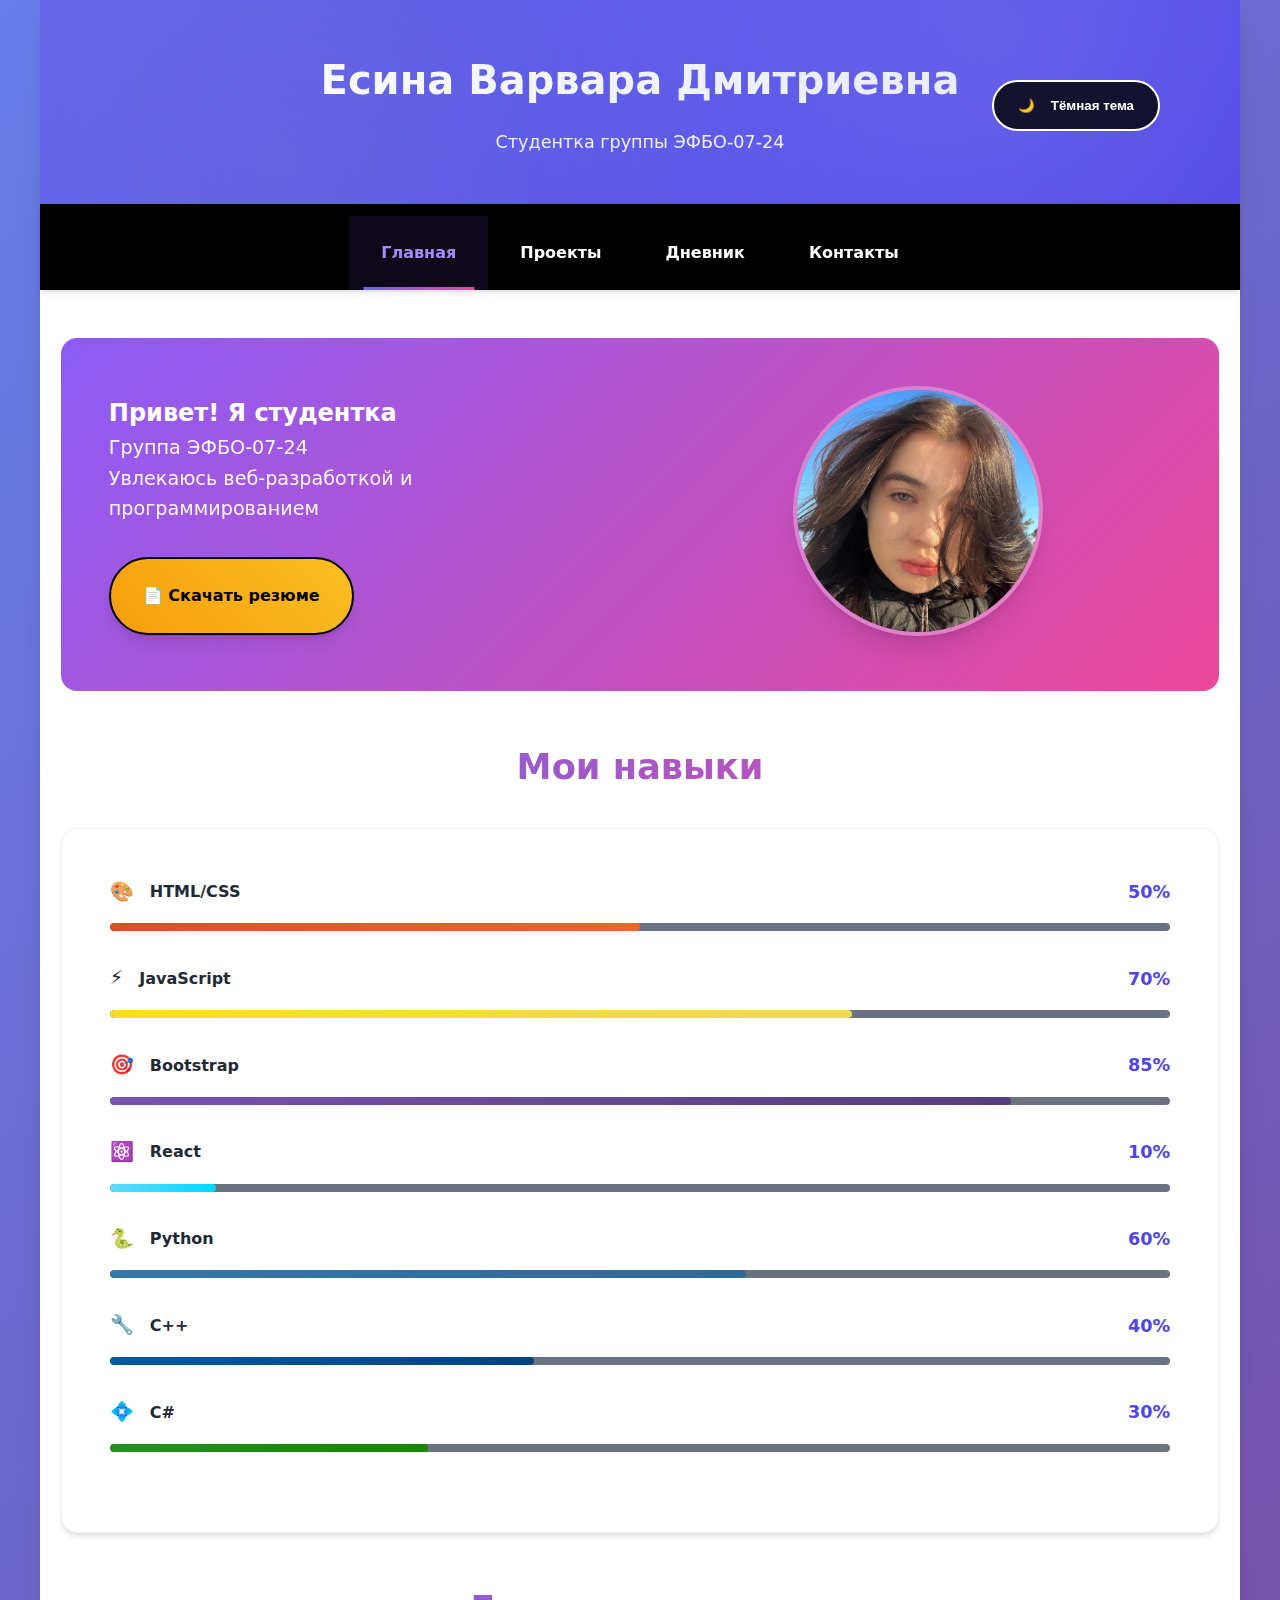
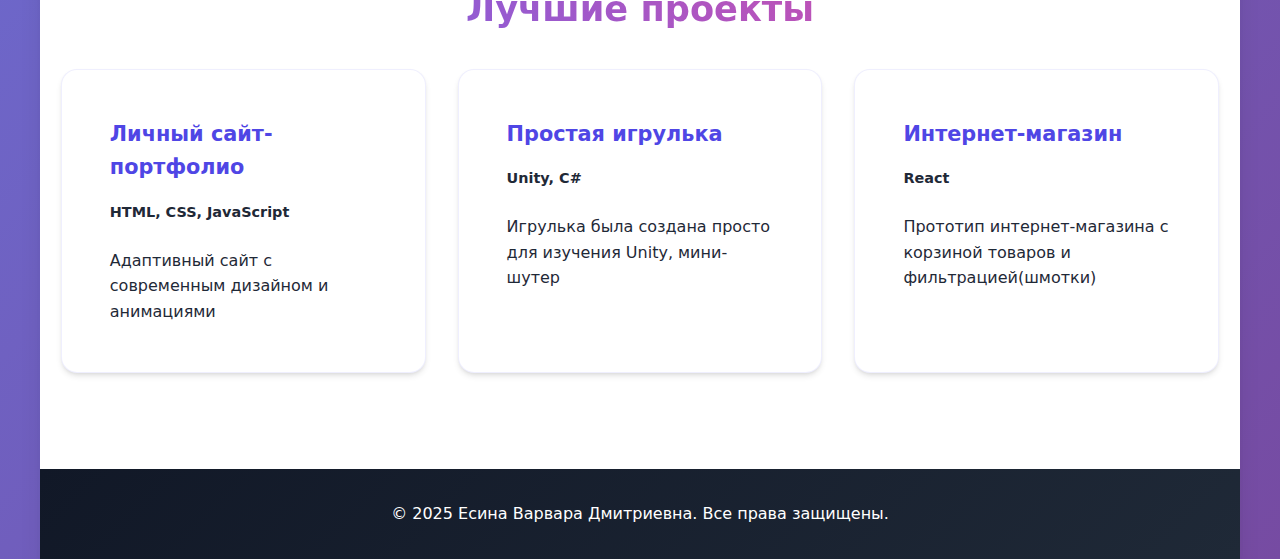
<file: index.html>
<!DOCTYPE html>
<html lang="ru">
<head>
    <meta charset="UTF-8">
    <meta name="viewport" content="width=device-width, initial-scale=1, viewport-fit=cover">
    <title>Портфолио - Есина Варвара</title>
    <link rel="stylesheet" href="styles/styles.css">
</head>
<body data-theme="light">
    <a class="skip-link" href="#main">Перейти к основному содержимому</a>
    
<div class="page">

    <header class="header">
        <div class="header__content">
            <h1 class="header__title">Есина Варвара Дмитриевна</h1>
            <p class="header__subtitle">Студентка группы ЭФБО-07-24</p>
            <button class="theme-toggle" id="themeToggle">
                <span class="theme-toggle-icon">🌙</span>
                <span class="theme-toggle-text">Тёмная тема</span>
            </button>
        </div>
    </header>

    <nav class="nav" aria-label="Основная навигация">
        <ul class="nav__list">
            <li class="nav__item nav__item--active">
                <a class="nav__link" href="index.html">Главная</a>
            </li>
            <li class="nav__item">
                <a class="nav__link" href="pages/projects.html">Проекты</a>
            </li>
            <li class="nav__item">
                <a class="nav__link" href="pages/diary.html">Дневник</a>
            </li>
            <li class="nav__item">
                <a class="nav__link" href="pages/contacts.html">Контакты</a>
            </li>
        </ul>
    </nav>

    <main class="main" id="main">

        <section class="hero">
            <div class="hero__content">
                <div class="hero__text">
                    <h2 class="hero__title">Привет! Я студентка</h2>
                    <p class="hero__subtitle">Группа ЭФБО-07-24<br>Увлекаюсь веб-разработкой и программированием</p>
                    <a href="#" class="download-button" id="downloadResume">
                        📄 Скачать резюме
                    </a>
                </div>
                <div class="hero__image">
                    <img src="image/photo.jpg" 
                         alt="Фото Варвары Есиной" 
                         class="hero__photo"
                         width="250" 
                         height="250"
                         loading="eager"
                         onerror="this.src='https://via.placeholder.com/250x250/9370DB/ffffff?text=Варвара+Есина'">
                </div>
            </div>
        </section>

        <section class="skills">
            <h2 class="skills__title">Мои навыки</h2>
            <div class="skills__container">

                <div class="skill-item skill-html">
                    <div class="skill-header">
                        <span class="skill-name">
                            <span class="skill-icon">🎨</span>
                            HTML/CSS
                        </span>
                        <span class="skill-percent">50%</span>
                    </div>
                    <div class="skill-bar">
                        <div class="skill-progress" style="width: 50%"></div>
                    </div>
                </div>

                <div class="skill-item skill-js">
                    <div class="skill-header">
                        <span class="skill-name">
                            <span class="skill-icon">⚡</span>
                            JavaScript
                        </span>
                        <span class="skill-percent">70%</span>
                    </div>
                    <div class="skill-bar">
                        <div class="skill-progress" style="width: 70%"></div>
                    </div>
                </div>
  
                <div class="skill-item skill-bootstrap">
                    <div class="skill-header">
                        <span class="skill-name">
                            <span class="skill-icon">🎯</span>
                            Bootstrap
                        </span>
                        <span class="skill-percent">85%</span>
                    </div>
                    <div class="skill-bar">
                        <div class="skill-progress" style="width: 85%"></div>
                    </div>
                </div>
    
                <div class="skill-item skill-react">
                    <div class="skill-header">
                        <span class="skill-name">
                            <span class="skill-icon">⚛️</span>
                            React
                        </span>
                        <span class="skill-percent">10%</span>
                    </div>
                    <div class="skill-bar">
                        <div class="skill-progress" style="width: 10%"></div>
                    </div>
                </div>
    
                <div class="skill-item skill-python">
                    <div class="skill-header">
                        <span class="skill-name">
                            <span class="skill-icon">🐍</span>
                            Python
                        </span>
                        <span class="skill-percent">60%</span>
                    </div>
                    <div class="skill-bar">
                        <div class="skill-progress" style="width: 60%"></div>
                    </div>
                </div>
           
                <div class="skill-item skill-cpp">
                    <div class="skill-header">
                        <span class="skill-name">
                            <span class="skill-icon">🔧</span>
                            C++
                        </span>
                        <span class="skill-percent">40%</span>
                    </div>
                    <div class="skill-bar">
                        <div class="skill-progress" style="width: 40%"></div>
                    </div>
                </div>

                <div class="skill-item skill-csharp">
                    <div class="skill-header">
                        <span class="skill-name">
                            <span class="skill-icon">💠</span>
                            C#
                        </span>
                        <span class="skill-percent">30%</span>
                    </div>
                    <div class="skill-bar">
                        <div class="skill-progress" style="width: 30%"></div>
                    </div>
                </div>
            </div>
        </section>

        <section class="projects">
            <h2 class="projects__title">Лучшие проекты</h2>
            <div class="projects__grid">
                <div class="project-card" onclick="location.href='pages/projects.html'">
                    <h3 class="project-card__title">Личный сайт-портфолио</h3>
                    <p class="project-card__tech">HTML, CSS, JavaScript</p>
                    <p>Адаптивный сайт с современным дизайном и анимациями</p>
                </div>
                
                <div class="project-card" onclick="location.href='pages/projects.html'">
                    <h3 class="project-card__title">Простая игрулька</h3>
                    <p class="project-card__tech">Unity, C#</p>
                    <p>Игрулька была создана просто для изучения Unity, мини-шутер</p>
                </div> 
                
               <div class="project-card" onclick="location.href='pages/projects.html'">
                    <h3 class="project-card__title">Интернет-магазин</h3>
                    <p class="project-card__tech">React</p>
                    <p>Прототип интернет-магазина с корзиной товаров и фильтрацией(шмотки)</p>
                </div>
            </div>
        </section>

    </main>

    <footer class="footer">
        <div class="footer__content">
            &copy; 2025 Есина Варвара Дмитриевна. Все права защищены.
        </div>
    </footer>
</div>

<script>
document.addEventListener('DOMContentLoaded', function() {
    const downloadBtn = document.getElementById('downloadResume');
    
    if (downloadBtn) {
        downloadBtn.addEventListener('click', function(e) {
            e.preventDefault();
            
            const link = document.createElement('a');
            link.href = 'assets/resume.pdf';
            link.download = 'Резюме_Есина_Варвара.pdf';
            
            fetch(link.href)
                .then(response => {
                    if (response.ok) {
                        document.body.appendChild(link);
                        link.click();
                        document.body.removeChild(link);
                        alert('Резюме скачивается...');
                    } else {
                        alert('Файл резюме не найден. Пожалуйста, свяжитесь со мной для получения резюме.');
                    }
                })
                .catch(error => {
                    console.error('Ошибка:', error);
                    try {
                        document.body.appendChild(link);
                        link.click();
                        document.body.removeChild(link);
                        alert('Резюме скачивается...');
                    } catch (err) {
                        alert('Произошла ошибка при скачивании резюме. Пожалуйста, свяжитесь со мной.');
                    }
                });
        });
    }
    
    const themeToggle = document.getElementById('themeToggle');
    if (themeToggle) {
        const savedTheme = localStorage.getItem('theme') || 'light';
        document.body.setAttribute('data-theme', savedTheme);
        updateThemeToggle(savedTheme);
        
        themeToggle.addEventListener('click', function() {
            const currentTheme = document.body.getAttribute('data-theme');
            const newTheme = currentTheme === 'light' ? 'dark' : 'light';
            document.body.setAttribute('data-theme', newTheme);
            localStorage.setItem('theme', newTheme);
            updateThemeToggle(newTheme);
        });
        
        function updateThemeToggle(theme) {
            const icon = themeToggle.querySelector('.theme-toggle-icon');
            const text = themeToggle.querySelector('.theme-toggle-text'); 
            if (theme === 'dark') {
                icon.textContent = '☀️';
                text.textContent = 'Светлая тема';
            } else {
                icon.textContent = '🌙';
                text.textContent = 'Тёмная тема';
            }
        }
    }
});
</script>
</body>
</html>
</file>
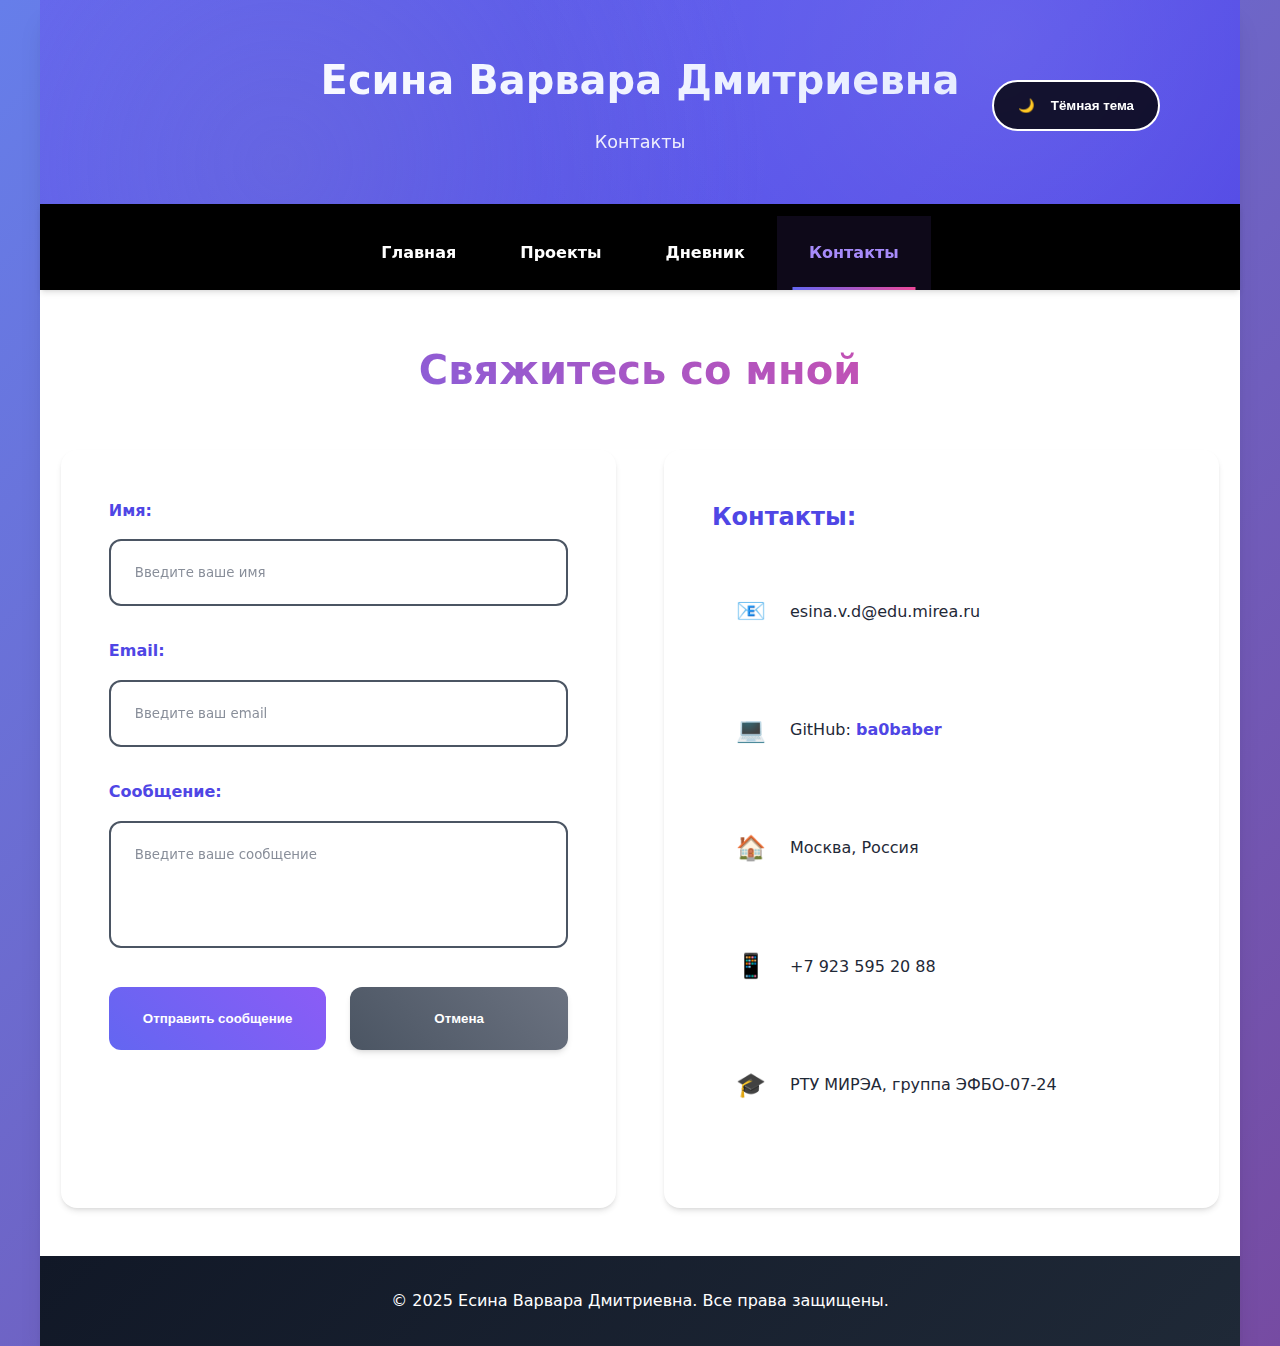
<file: pages/contacts.html>
<!DOCTYPE html>
<html lang="ru">
<head>
    <meta charset="UTF-8">
    <meta name="viewport" content="width=device-width, initial-scale=1.0">
    <title>Контакты - Есина Варвара</title>
    <link rel="stylesheet" href="../styles/styles.css">
</head>
<body data-theme="light">
<div class="page">

    <header class="header">
        <div class="header__content">
            <h1 class="header__title">Есина Варвара Дмитриевна</h1>
            <p class="header__subtitle">Контакты</p>
            <button class="theme-toggle" id="themeToggle">
                <span class="theme-toggle-icon">🌙</span>
                <span class="theme-toggle-text">Тёмная тема</span>
            </button>
        </div>
    </header>

    <nav class="nav">
        <ul class="nav__list">
            <li class="nav__item">
                <a class="nav__link" href="../index.html">Главная</a>
            </li>
            <li class="nav__item">
                <a class="nav__link" href="projects.html">Проекты</a>
            </li>
            <li class="nav__item">
                <a class="nav__link" href="diary.html">Дневник</a>
            </li>
            <li class="nav__item nav__item--active">
                <a class="nav__link" href="contacts.html">Контакты</a>
            </li>
        </ul>
    </nav>

    <main class="main">
        <h1 class="page-title">Свяжитесь со мной</h1>
        
        <div class="contacts-content">
            <div class="contact-form">
                <form id="contactForm">
                    <div class="form-group">
                        <label for="name">Имя:</label>
                        <input type="text" id="name" name="name" required placeholder="Введите ваше имя">
                    </div>
                    
                    <div class="form-group">
                        <label for="email">Email:</label>
                        <input type="email" id="email" name="email" required placeholder="Введите ваш email">
                    </div>
                    
                    <div class="form-group">
                        <label for="message">Сообщение:</label>
                        <textarea id="message" name="message" required placeholder="Введите ваше сообщение" rows="5" style="resize: none;"></textarea>
                    </div>
                    
                    <div class="form-buttons">
                        <button type="submit" class="submit-button">Отправить сообщение</button>
                        <button type="button" class="cancel-button" id="cancelButton">Отмена</button>
                    </div>
                </form>
            </div>
            
            <div class="contact-info">
                <h3 class="contact-info-title">Контакты:</h3>
                <div class="contact-details">
                    <div class="contact-item">
                        <span class="contact-icon">📧</span>
                        <span class="contact-text">esina.v.d@edu.mirea.ru</span>
                    </div>
                    
                    <div class="contact-item">
                        <span class="contact-icon">💻</span>
                        <span class="contact-text">GitHub: <a href="https://github.com/ba0baber">ba0baber</a></span>
                    </div>
                    
                    <div class="contact-item">
                        <span class="contact-icon">🏠</span>
                        <span class="contact-text">Москва, Россия</span>
                    </div>
                    
                    <div class="contact-item">
                        <span class="contact-icon">📱</span>
                        <span class="contact-text">+7 923 595 20 88</span>
                    </div>
                    
                    <div class="contact-item">
                        <span class="contact-icon">🎓</span>
                        <span class="contact-text">РТУ МИРЭА, группа ЭФБО-07-24</span>
                    </div>
                </div>
            </div>
        </div>
    </main>

    <footer class="footer">
        <div class="footer__content">
            &copy; 2025 Есина Варвара Дмитриевна. Все права защищены.
        </div>
    </footer>
</div>

<script>
document.addEventListener('DOMContentLoaded', function() {
    const contactForm = document.getElementById('contactForm');
    const cancelButton = document.getElementById('cancelButton');
    
    if (cancelButton) {
        cancelButton.addEventListener('click', function() {
            contactForm.reset();
        });
    }
    
    if (contactForm) {
        contactForm.addEventListener('submit', function(e) {
            e.preventDefault();
            
            const name = document.getElementById('name');
            const email = document.getElementById('email');
            const message = document.getElementById('message');
            
            if (!name.value.trim()) {
                alert('Пожалуйста, введите ваше имя');
                name.focus();
                return false;
            }  
            if (!email.value.trim() || !email.value.includes('@')) {
                alert('Пожалуйста, введите корректный email');
                email.focus();
                return false;
            }
            if (!message.value.trim()) {
                alert('Пожалуйста, введите сообщение');
                message.focus();
                return false;
            }
            
            alert('Сообщение отправлено!');
            contactForm.reset();
            return false; 
        });
    }
    
    const themeToggle = document.getElementById('themeToggle');
    if (themeToggle) {
        const savedTheme = localStorage.getItem('theme') || 'light';
        document.body.setAttribute('data-theme', savedTheme);
        updateThemeToggle(savedTheme);
        
        themeToggle.addEventListener('click', function() {
            const currentTheme = document.body.getAttribute('data-theme');
            const newTheme = currentTheme === 'light' ? 'dark' : 'light';
            document.body.setAttribute('data-theme', newTheme);
            localStorage.setItem('theme', newTheme);
            updateThemeToggle(newTheme);
        });
        
        function updateThemeToggle(theme) {
            const icon = themeToggle.querySelector('.theme-toggle-icon');
            const text = themeToggle.querySelector('.theme-toggle-text'); 
            if (theme === 'dark') {
                icon.textContent = '☀️';
                text.textContent = 'Светлая тема';
            } else {
                icon.textContent = '🌙';
                text.textContent = 'Тёмная тема';
            }
        }
    }
});
</script>
</body>
</html>
</file>
<file: styles/styles.css>
:root {
    --primary: #6366f1;
    --primary-dark: #4f46e5;
    --primary-light: #8b5cf6;
    --secondary: #ec4899;
    --accent: #f59e0b;
    --dark: #1f2937;
    --darker: #111827;
    --light: #f8fafc;
    --gray: #4b5563;
    --gray-light: #6b7280;
    --white: #ffffff;
    
    --shadow: 0 4px 6px -1px rgb(0 0 0 / 0.1), 0 2px 4px -2px rgb(0 0 0 / 0.1);
    --shadow-lg: 0 10px 15px -3px rgb(0 0 0 / 0.1), 0 4px 6px -4px rgb(0 0 0 / 0.1);
    --shadow-xl: 0 20px 25px -5px rgb(0 0 0 / 0.1), 0 8px 10px -6px rgb(0 0 0 / 0.1);
    
    --radius: 12px;
    --radius-lg: 16px;
    
    --space-sm: 1rem;
    --space-md: 1.5rem;
    --space-lg: 2rem;
    --space-xl: 3rem;
    
    --transition: all 0.3s cubic-bezier(0.4, 0, 0.2, 1);
}

[data-theme="dark"] {
    --light: #111827;
    --dark: #f8fafc;
    --white: #1f2937;
    --gray: #e5e7eb;
    --gray-light: #d1d5db;
}

* {
    margin: 0;
    padding: 0;
    box-sizing: border-box;
}

html {
    color-scheme: light dark;
}

body {
    font-family: 'Segoe UI', system-ui, sans-serif;
    line-height: 1.6;
    color: var(--dark);
    background: linear-gradient(135deg, #667eea 0%, #764ba2 100%);
    min-height: 100vh;
    transition: var(--transition);
}

.skip-link {
    position: absolute;
    top: -100%;
    left: 1rem;
    z-index: 10000;
    padding: 0.5rem 0.75rem;
    background: #111;
    color: #fff;
    border-radius: 0.5rem;
    text-decoration: none;
    font-weight: 600;
}

.skip-link:focus {
    top: 1rem;
}

:focus-visible {
    outline: 3px solid var(--primary);
    outline-offset: 2px;
}

@media (pointer: coarse) {
    a, button, .nav__link {
        min-height: 44px;
        padding: 0.75rem 1rem;
    }
}

.page {
    max-width: 1200px;
    margin: 0 auto;
    background: var(--white);
    min-height: 100vh;
    min-height: 100svh; 
    display: flex;
    flex-direction: column;
    box-shadow: var(--shadow-xl);
}

.header {
    background: linear-gradient(135deg, var(--primary) 0%, var(--primary-dark) 100%);
    color: var(--white);
    padding: var(--space-xl);
    text-align: center;
    position: relative;
    overflow: hidden;
    padding-top: calc(var(--space-xl) + env(safe-area-inset-top));
    padding-left: calc(var(--space-xl) + env(safe-area-inset-left));
    padding-right: calc(var(--space-xl) + env(safe-area-inset-right));
}

.header::before {
    content: '';
    position: absolute;
    top: 0;
    left: 0;
    right: 0;
    bottom: 0;
    background: 
        radial-gradient(circle at 20% 80%, rgba(120, 119, 198, 0.3) 0%, transparent 50%),
        radial-gradient(circle at 80% 20%, rgba(255, 255, 255, 0.1) 0%, transparent 50%);
}

.header__content {
    position: relative;
    z-index: 2;
}

.header__title {
    font-size: clamp(1.8rem, 1.5rem + 2vw, 2.5rem); 
    font-weight: 800;
    margin-bottom: var(--space-sm);
    background: linear-gradient(45deg, var(--white), #e0e7ff);
    -webkit-background-clip: text;
    -webkit-text-fill-color: transparent;
    background-clip: text;
}

.header__subtitle {
    font-size: clamp(1rem, 0.875rem + 0.5vw, 1.1rem); 
    opacity: 0.9;
    color: #ffffff;
}

.theme-toggle {
    position: absolute;
    top: var(--space-lg);
    right: var(--space-lg);
    background: rgba(0, 0, 0, 0.8);
    border: 2px solid #ffffff;
    color: #ffffff;
    padding: var(--space-sm) var(--space-md);
    border-radius: 50px;
    cursor: pointer;
    display: flex;
    align-items: center;
    gap: var(--space-sm);
    transition: var(--transition);
    backdrop-filter: blur(10px);
    font-weight: 600;
    min-height: 44px; 
}

.theme-toggle:hover {
    background: rgba(0, 0, 0, 0.9);
    transform: translateY(-2px);
}

.nav {
    background: #000000;
    position: sticky;
    top: 0;
    z-index: 100;
    isolation: isolate; 
    padding-top: calc(0.75rem + env(safe-area-inset-top));
    padding-left: calc(var(--space-md) + env(safe-area-inset-left));
    padding-right: calc(var(--space-md) + env(safe-area-inset-right));
    box-shadow: var(--shadow);
}

.nav__list {
    list-style: none;
    display: flex;
    justify-content: center;
    flex-wrap: wrap;
}

.nav__item {
    margin: 0;
}

.nav__link {
    display: block;
    padding: var(--space-md) var(--space-lg);
    color: #ffffff;
    text-decoration: none;
    font-weight: 600;
    transition: var(--transition);
    position: relative;
    min-height: 44px;
}

.nav__link:hover {
    color: #a78bfa;
    background: rgba(255, 255, 255, 0.1);
}

.nav__link::after {
    content: '';
    position: absolute;
    bottom: 0;
    left: 50%;
    width: 0;
    height: 3px;
    background: linear-gradient(90deg, var(--primary), var(--secondary));
    transition: var(--transition);
    transform: translateX(-50%);
}

.nav__link:hover::after,
.nav__item--active .nav__link::after {
    width: 80%;
}

.nav__item--active .nav__link {
    color: #a78bfa;
    font-weight: 700;
    background: rgba(139, 92, 246, 0.1);
}

.main {
    padding: var(--space-xl);
    flex: 1;
    padding-inline: clamp(1rem, 0.5rem + 1vw, 2rem); 
}

.hero {
    background: linear-gradient(135deg, var(--primary-light) 0%, var(--secondary) 100%);
    color: var(--white);
    padding: var(--space-xl);
    border-radius: var(--radius-lg);
    margin-bottom: var(--space-xl);
    position: relative;
    overflow: hidden;
}

.hero__content {
    display: grid;
    grid-template-columns: 1fr 1fr;
    gap: var(--space-xl);
    align-items: center;
}

.hero__text h1 {
    font-size: clamp(1.8rem, 1.5rem + 2vw, 2.5rem); 
    font-weight: 700;
    margin-bottom: var(--space-md);
    color: #ffffff;
}

.hero__subtitle {
    font-size: clamp(1rem, 0.875rem + 0.5vw, 1.2rem); 
    opacity: 0.95;
    margin-bottom: var(--space-lg);
    color: #ffffff;
}

.hero__image {
    text-align: center;
}

.hero__photo {
    width: clamp(150px, 22vw, 250px); 
    height: clamp(150px, 22vw, 250px);
    border-radius: 50%;
    border: 4px solid rgba(255, 255, 255, 0.3);
    object-fit: cover;
    box-shadow: var(--shadow-xl);
    transition: var(--transition);
}

.hero__photo:hover {
    transform: scale(1.05);
    border-color: var(--accent);
}

.download-button {
    display: inline-flex;
    align-items: center;
    gap: var(--space-sm);
    background: linear-gradient(45deg, var(--accent), #fbbf24);
    color: #000000;
    padding: var(--space-md) var(--space-lg);
    border-radius: 50px;
    text-decoration: none;
    font-weight: 700;
    transition: var(--transition);
    box-shadow: var(--shadow-lg);
    min-height: 44px; 
    border: 2px solid #000000;
}

.download-button:hover {
    transform: translateY(-3px);
    box-shadow: var(--shadow-xl);
    color: #000000;
}

.skills {
    margin-bottom: var(--space-xl);
}

.skills__title {
    font-size: clamp(1.8rem, 1.5rem + 2vw, 2.2rem); 
    font-weight: 700;
    text-align: center;
    margin-bottom: var(--space-lg);
    background: linear-gradient(45deg, var(--primary), var(--secondary));
    -webkit-background-clip: text;
    -webkit-text-fill-color: transparent;
    background-clip: text;
}

.skills__container {
    background: var(--white);
    padding: var(--space-xl);
    border-radius: var(--radius-lg);
    box-shadow: var(--shadow);
    border: 1px solid rgba(99, 102, 241, 0.1);
}

.skill-item {
    margin-bottom: var(--space-lg);
}

.skill-header {
    display: flex;
    justify-content: space-between;
    align-items: center;
    margin-bottom: var(--space-sm);
}

.skill-name {
    font-weight: 600;
    display: flex;
    align-items: center;
    gap: var(--space-sm);
    color: var(--dark);
}

.skill-icon {
    font-size: 1.2rem;
}

.skill-percent {
    color: var(--primary-dark);
    font-weight: 700;
    font-size: 1.1rem;
}

.skill-bar {
    height: 8px;
    background: var(--gray-light);
    border-radius: 10px;
    overflow: hidden;
}

.skill-progress {
    height: 100%;
    border-radius: 10px;
    transition: width 1.5s ease;
}

.projects {
    margin-bottom: var(--space-xl);
}

.projects__title {
    font-size: clamp(1.8rem, 1.5rem + 2vw, 2.2rem); 
    font-weight: 700;
    text-align: center;
    margin-bottom: var(--space-lg);
    background: linear-gradient(45deg, var(--primary), var(--secondary));
    -webkit-background-clip: text;
    -webkit-text-fill-color: transparent;
    background-clip: text;
}

.projects__grid {
    display: grid;
    grid-template-columns: repeat(auto-fit, minmax(min(100%, 350px), 1fr)); 
    gap: var(--space-lg);
}

.project-card {
    background: var(--white);
    padding: var(--space-xl);
    border-radius: var(--radius-lg);
    box-shadow: var(--shadow);
    border: 1px solid rgba(99, 102, 241, 0.1);
    transition: var(--transition);
    cursor: pointer;
    position: relative;
    overflow: hidden;
    min-width: 0; 
}

.project-card::before {
    content: '';
    position: absolute;
    top: 0;
    left: -100%;
    width: 100%;
    height: 100%;
    background: linear-gradient(90deg, transparent, rgba(99, 102, 241, 0.05), transparent);
    transition: var(--transition);
}

.project-card:hover {
    transform: translateY(-5px);
    box-shadow: var(--shadow-lg);
}

.project-card:hover::before {
    left: 100%;
}

.project-card__title,
.project-card__description {
    overflow-wrap: anywhere; 
}

.project-card__title {
    font-size: 1.3rem;
    font-weight: 700;
    margin-bottom: var(--space-sm);
    color: var(--primary-dark);
}

.project-card__tech {
    color: var(--secondary);
    font-weight: 600;
    margin-bottom: var(--space-md);
    font-size: 0.9rem;
}

.project-card p {
    color: var(--dark);
    line-height: 1.6;
}

.projects-filter {
    display: flex;
    gap: var(--space-md);
    margin-bottom: var(--space-xl);
    justify-content: center;
    flex-wrap: wrap;
}

.filter-button {
    background: var(--white);
    border: 2px solid var(--primary-dark);
    color: var(--primary-dark);
    padding: var(--space-sm) var(--space-lg);
    border-radius: 50px;
    cursor: pointer;
    font-weight: 600;
    transition: var(--transition);
    min-height: 44px;
}

.filter-button:hover,
.filter-button--active {
    background: var(--primary-dark);
    color: var(--white);
    transform: translateY(-2px);
}

.footer {
    background: linear-gradient(135deg, var(--darker) 0%, var(--dark) 100%);
    color: var(--white);
    text-align: center;
    padding: var(--space-lg);
    padding-bottom: calc(var(--space-lg) + env(safe-area-inset-bottom));
}

.project-modal,
.diary-modal {
    position: fixed;
    top: 0;
    left: 0;
    width: 100%;
    height: 100%;
    background: rgba(0, 0, 0, 0.7);
    display: flex;
    justify-content: center;
    align-items: center;
    z-index: 1000;
    animation: fadeIn 0.3s ease;
}

.modal-content {
    background: var(--white);
    padding: var(--space-xl);
    border-radius: var(--radius-lg);
    max-width: 600px;
    width: 90%;
    max-height: 80vh;
    overflow-y: auto;
    position: relative;
    animation: slideUp 0.3s ease;
}

.close-modal {
    position: absolute;
    top: var(--space-md);
    right: var(--space-md);
    font-size: 1.5rem;
    cursor: pointer;
    background: none;
    border: none;
    color: var(--gray);
    transition: var(--transition);
    min-height: 44px; 
    min-width: 44px;
    display: flex;
    align-items: center;
    justify-content: center;
}

.close-modal:hover {
    color: var(--primary);
}

.modal-tech {
    color: var(--secondary);
    font-weight: 600;
    margin-bottom: var(--space-md);
}

.modal-links {
    display: flex;
    gap: var(--space-md);
    margin-top: var(--space-lg);
}

.modal-link {
    display: inline-flex;
    align-items: center;
    gap: var(--space-sm);
    background: var(--primary);
    color: var(--white);
    padding: var(--space-sm) var(--space-md);
    border-radius: var(--radius);
    text-decoration: none;
    transition: var(--transition);
    min-height: 44px; 
    font-weight: 600;
}

.modal-link:hover {
    background: var(--primary-dark);
    transform: translateY(-2px);
}

@keyframes fadeIn {
    from { opacity: 0; }
    to { opacity: 1; }
}

@keyframes slideUp {
    from { 
        opacity: 0;
        transform: translateY(30px);
    }
    to { 
        opacity: 1;
        transform: translateY(0);
    }
}

@keyframes fadeInUp {
    from {
        opacity: 0;
        transform: translateY(30px);
    }
    to {
        opacity: 1;
        transform: translateY(0);
    }
}

.skill-item, .project-card, .hero__content {
    animation: fadeInUp 0.6s ease-out;
}

.page-title {
    font-size: clamp(1.8rem, 1.5rem + 2vw, 2.5rem); 
    font-weight: 700;
    text-align: center;
    margin-bottom: var(--space-xl);
    background: linear-gradient(45deg, var(--primary), var(--secondary));
    -webkit-background-clip: text;
    -webkit-text-fill-color: transparent;
    background-clip: text;
}

.diary-content {
    display: grid;
    grid-template-columns: 1fr 1fr;
    gap: var(--space-xl);
    margin-bottom: var(--space-xl);
}

.diary-section-title {
    font-size: clamp(1.3rem, 1.1rem + 1vw, 1.5rem); 
    font-weight: 600;
    margin-bottom: var(--space-lg);
    color: var(--primary-dark);
}

.entries-list {
    background: var(--white);
    border-radius: var(--radius-lg);
    padding: var(--space-lg);
    box-shadow: var(--shadow);
    margin-bottom: var(--space-lg);
}

.entry-item {
    display: flex;
    justify-content: space-between;
    align-items: center;
    padding: var(--space-md);
    border-bottom: 1px solid var(--gray-light);
    transition: var(--transition);
}

.entry-item:last-child {
    border-bottom: none;
}

.entry-item:hover {
    background: rgba(99, 102, 241, 0.05);
    border-radius: var(--radius);
}

.entry-date {
    font-weight: 600;
    color: var(--primary);
}

.entry-text {
    flex: 1;
    margin: 0 var(--space-md);
    color: var(--dark);
}

.entry-status {
    font-weight: bold;
}

.entry-item--completed .entry-status {
    color: #10b981;
}

.entry-item--progress .entry-status {
    color: var(--accent);
}

.add-entry-button {
    background: linear-gradient(45deg, var(--primary), var(--primary-light));
    color: var(--white);
    border: none;
    padding: var(--space-md) var(--space-lg);
    border-radius: var(--radius);
    cursor: pointer;
    font-weight: 600;
    transition: var(--transition);
    width: 100%;
    min-height: 44px; 
}

.add-entry-button:hover {
    transform: translateY(-2px);
    box-shadow: var(--shadow-lg);
}

.courses-list {
    background: var(--white);
    border-radius: var(--radius-lg);
    padding: var(--space-lg);
    box-shadow: var(--shadow);
}

.course-item {
    margin-bottom: var(--space-lg);
}

.course-header {
    display: flex;
    justify-content: space-between;
    align-items: center;
    margin-bottom: var(--space-sm);
}

.course-name {
    font-weight: 600;
    color: var(--dark);
}

.course-percent {
    color: var(--primary-dark);
    font-weight: 700;
}

.contacts-content {
    display: grid;
    grid-template-columns: 1fr 1fr;
    gap: var(--space-xl);
}

.contact-form {
    background: var(--white);
    padding: var(--space-xl);
    border-radius: var(--radius-lg);
    box-shadow: var(--shadow);
}

.form-group {
    margin-bottom: var(--space-lg);
}

.form-group label {
    display: block;
    margin-bottom: var(--space-sm);
    font-weight: 600;
    color: var(--primary-dark);
}

.form-group input,
.form-group textarea,
.form-group select {
    width: 100%;
    padding: var(--space-md);
    border: 2px solid var(--gray);
    border-radius: var(--radius);
    transition: var(--transition);
    font-family: inherit;
    color: var(--dark);
    background: var(--white);
    font-weight: 500;
}

.form-group input::placeholder,
.form-group textarea::placeholder {
    color: var(--gray-light);
    opacity: 0.8;
}

.form-group input:focus,
.form-group textarea:focus,
.form-group select:focus {
    outline: none;
    border-color: var(--primary);
    box-shadow: 0 0 0 3px rgba(99, 102, 241, 0.1);
}

.submit-button {
    background: linear-gradient(45deg, var(--primary), var(--primary-light));
    color: var(--white);
    border: none;
    padding: var(--space-md) var(--space-lg);
    border-radius: var(--radius);
    cursor: pointer;
    font-weight: 600;
    transition: var(--transition);
    width: 100%;
    min-height: 44px; 
}

.submit-button:hover {
    transform: translateY(-2px);
    box-shadow: var(--shadow-lg);
}

.contact-info {
    background: var(--white);
    padding: var(--space-xl);
    border-radius: var(--radius-lg);
    box-shadow: var(--shadow);
}

.contact-info-title {
    font-size: clamp(1.3rem, 1.1rem + 1vw, 1.5rem); 
    font-weight: 600;
    margin-bottom: var(--space-lg);
    color: var(--primary-dark);
}

.contact-item {
    display: flex;
    align-items: center;
    margin-bottom: var(--space-lg);
    padding: var(--space-md);
    border-radius: var(--radius);
    transition: var(--transition);
}

.contact-item:hover {
    background: rgba(99, 102, 241, 0.05);
}

.contact-icon {
    font-size: 1.5rem;
    margin-right: var(--space-md);
}

.contact-text {
    font-weight: 500;
    color: var(--dark);
}

.contact-text a {
    color: var(--primary-dark);
    text-decoration: none;
    font-weight: 600;
    border-bottom: 2px solid transparent;
    transition: var(--transition);
}

.contact-text a:hover {
    color: var(--primary);
    border-bottom-color: var(--primary);
}

.form-buttons {
    display: flex;
    gap: var(--space-md);
    margin-top: var(--space-lg);
}

.cancel-button {
    background: linear-gradient(45deg, var(--gray), var(--gray-light));
    color: var(--white);
    border: none;
    padding: var(--space-md) var(--space-lg);
    border-radius: var(--radius);
    cursor: pointer;
    font-weight: 600;
    transition: var(--transition);
    width: 100%;
    box-shadow: var(--shadow);
    min-height: 44px; 
}

.cancel-button:hover {
    background: linear-gradient(45deg, var(--gray-light), var(--gray));
    transform: translateY(-2px);
    box-shadow: var(--shadow-lg);
}

@media (max-width: 768px) {
    .header__title {
        font-size: 2rem;
    }
    
    .theme-toggle {
        position: static;
        margin: var(--space-md) auto 0;
        display: inline-flex;
    }
    
    .nav__list {
        flex-direction: column;
    }
    
    .hero__content {
        grid-template-columns: 1fr;
        text-align: center;
    }
    
    .hero__text h1 {
        font-size: 2rem;
    }
    
    .projects__grid {
        grid-template-columns: 1fr;
    }
    
    .main {
        padding: var(--space-lg);
    }
    
    .modal-content {
        padding: var(--space-lg);
        margin: var(--space-md);
    }
    
    .modal-links {
        flex-direction: column;
    }
    
    .diary-content,
    .contacts-content {
        grid-template-columns: 1fr;
    }
    
    .page-title {
        font-size: 2rem;
    }
    
    .form-buttons {
        flex-direction: column;
    }
}

@media (prefers-reduced-motion: reduce) {
    * {
        animation: none !important;
        transition: none !important;
    }
}

@media (prefers-contrast: more) {
    .button, .filter-button, .download-button {
        border: 2px solid currentColor;
    }
}

.visually-hidden {
    position: absolute !important;
    width: 1px;
    height: 1px;
    padding: 0;
    margin: -1px;
    overflow: hidden;
    clip: rect(0, 0, 0, 0);
    white-space: nowrap;
    border: 0;
}

.skill-html .skill-progress { 
    background: linear-gradient(90deg, #e34c26, #f06529); 
}
.skill-css .skill-progress { 
    background: linear-gradient(90deg, #264de4, #2965f1); 
}
.skill-js .skill-progress { 
    background: linear-gradient(90deg, #f7df1e, #f0db4f); 
}
.skill-bootstrap .skill-progress { 
    background: linear-gradient(90deg, #7952b3, #563d7c); 
}
.skill-react .skill-progress { 
    background: linear-gradient(90deg, #61dafb, #00d8ff); 
}
.skill-python .skill-progress { 
    background: linear-gradient(90deg, #3776ab, #306998); 
}
.skill-cpp .skill-progress { 
    background: linear-gradient(90deg, #00599c, #004482); 
}
.skill-csharp .skill-progress { 
    background: linear-gradient(90deg, #239120, #178600); 
}
</file>
